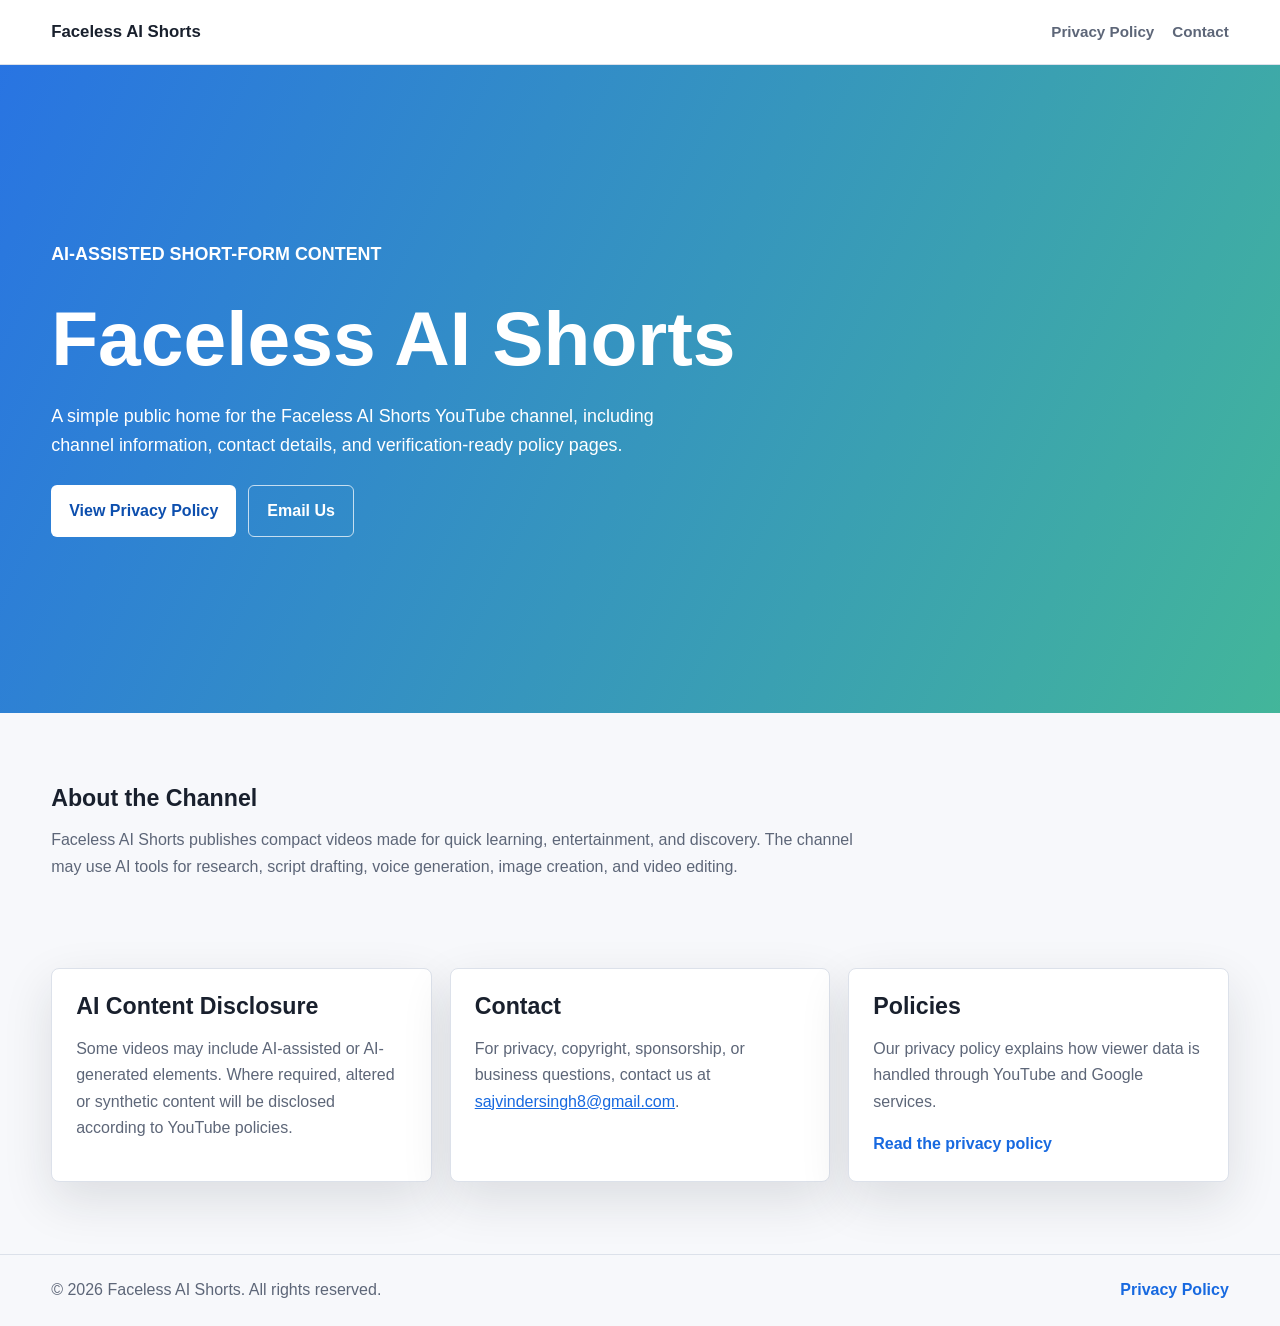
<file: index.html>
<!doctype html>
<html lang="en">
  <head>
    <meta charset="utf-8">
    <meta name="viewport" content="width=device-width, initial-scale=1">
    <title>Faceless AI Shorts</title>
    <meta name="description" content="Faceless AI Shorts creates short-form videos using AI-assisted research, scripts, visuals, voice, and editing.">
    <link rel="stylesheet" href="styles.css">
  </head>
  <body>
    <header class="site-header">
      <a class="brand" href="index.html">Faceless AI Shorts</a>
      <nav aria-label="Main navigation">
        <a href="privacy-policy.html">Privacy Policy</a>
        <a href="mailto:sajvindersingh8@gmail.com">Contact</a>
      </nav>
    </header>

    <main>
      <section class="hero">
        <div class="hero__content">
          <p class="eyebrow">AI-assisted short-form content</p>
          <h1>Faceless AI Shorts</h1>
          <p>
            A simple public home for the Faceless AI Shorts YouTube channel, including
            channel information, contact details, and verification-ready policy pages.
          </p>
          <div class="hero__actions">
            <a class="button button--primary" href="privacy-policy.html">View Privacy Policy</a>
            <a class="button button--secondary" href="mailto:sajvindersingh8@gmail.com">Email Us</a>
          </div>
        </div>
      </section>

      <section class="section">
        <div class="section__intro">
          <h2>About the Channel</h2>
          <p>
            Faceless AI Shorts publishes compact videos made for quick learning,
            entertainment, and discovery. The channel may use AI tools for research,
            script drafting, voice generation, image creation, and video editing.
          </p>
        </div>
      </section>

      <section class="section section--grid">
        <article class="info-card">
          <h2>AI Content Disclosure</h2>
          <p>
            Some videos may include AI-assisted or AI-generated elements. Where required,
            altered or synthetic content will be disclosed according to YouTube policies.
          </p>
        </article>
        <article class="info-card">
          <h2>Contact</h2>
          <p>
            For privacy, copyright, sponsorship, or business questions, contact us at
            <a href="mailto:sajvindersingh8@gmail.com">sajvindersingh8@gmail.com</a>.
          </p>
        </article>
        <article class="info-card">
          <h2>Policies</h2>
          <p>
            Our privacy policy explains how viewer data is handled through YouTube and
            Google services.
          </p>
          <a class="text-link" href="privacy-policy.html">Read the privacy policy</a>
        </article>
      </section>
    </main>

    <footer class="site-footer">
      <p>&copy; 2026 Faceless AI Shorts. All rights reserved.</p>
      <a href="privacy-policy.html">Privacy Policy</a>
    </footer>
  </body>
</html>
</file>
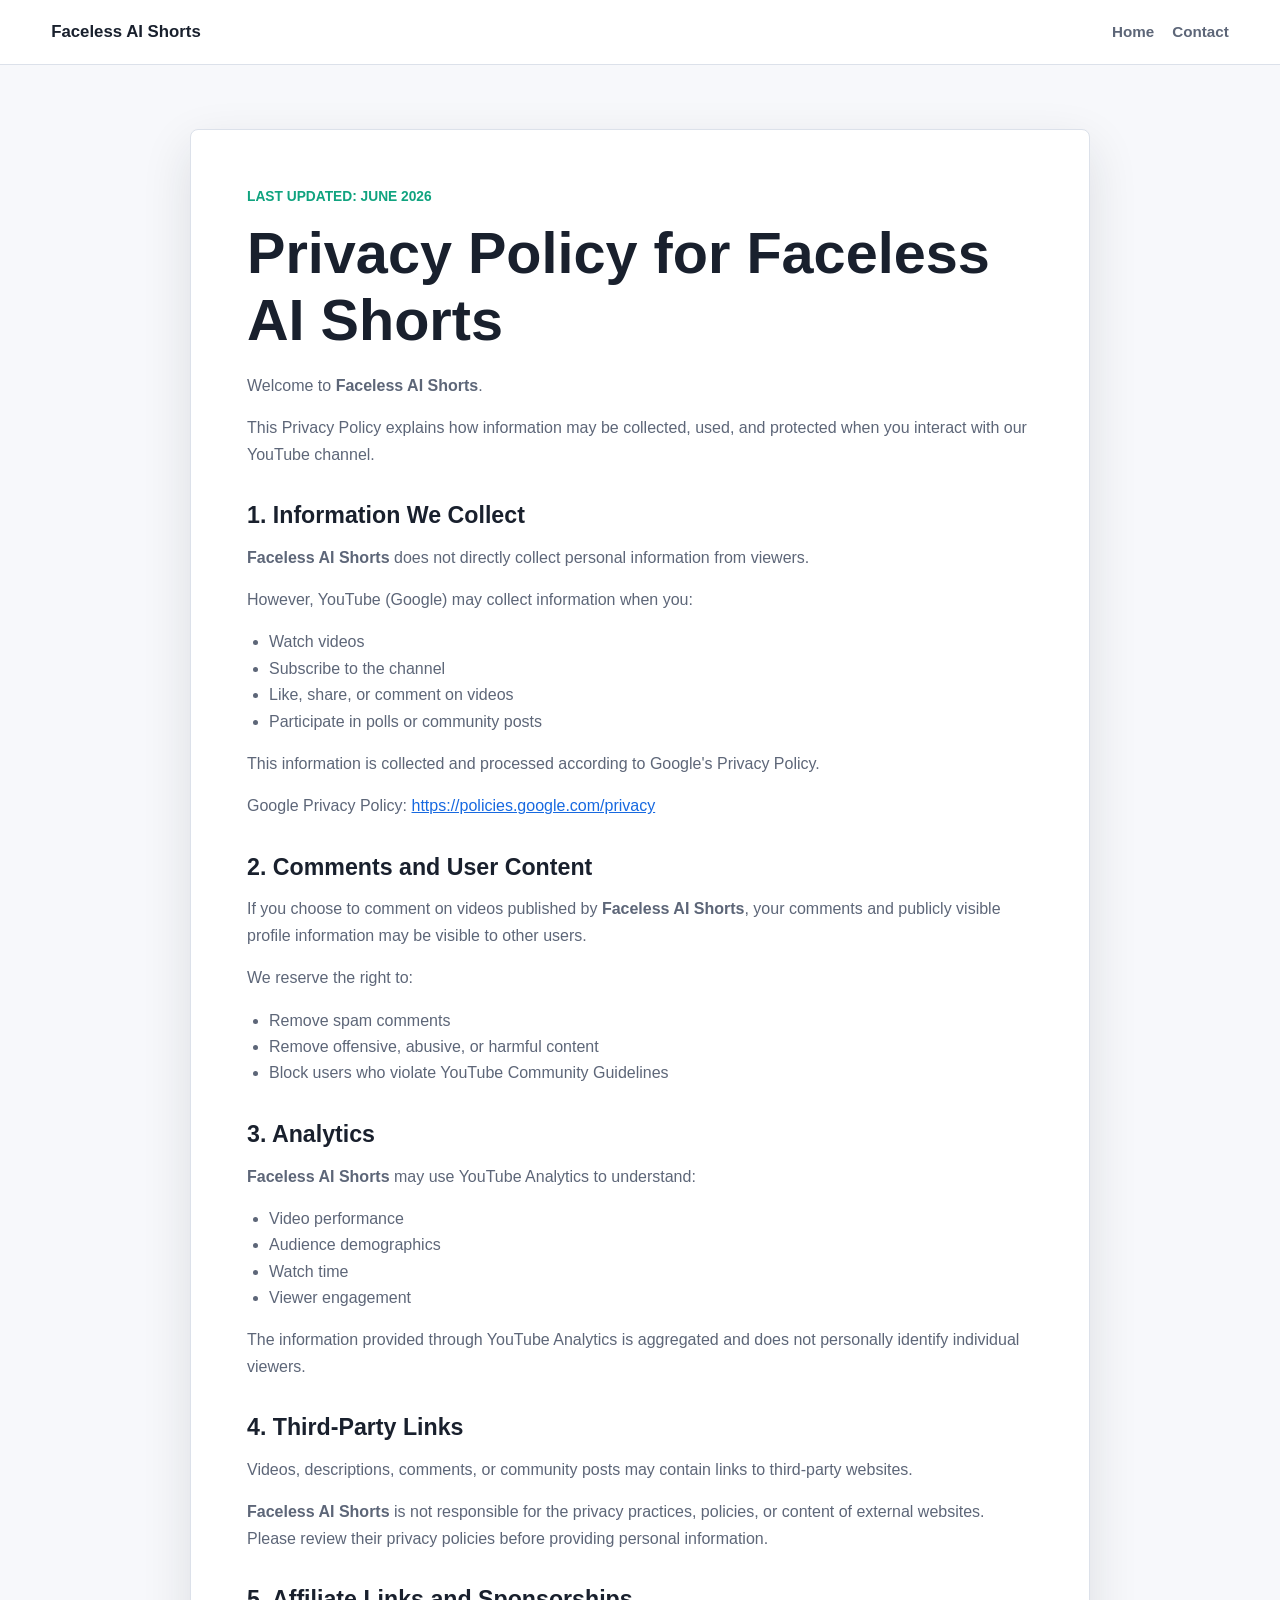
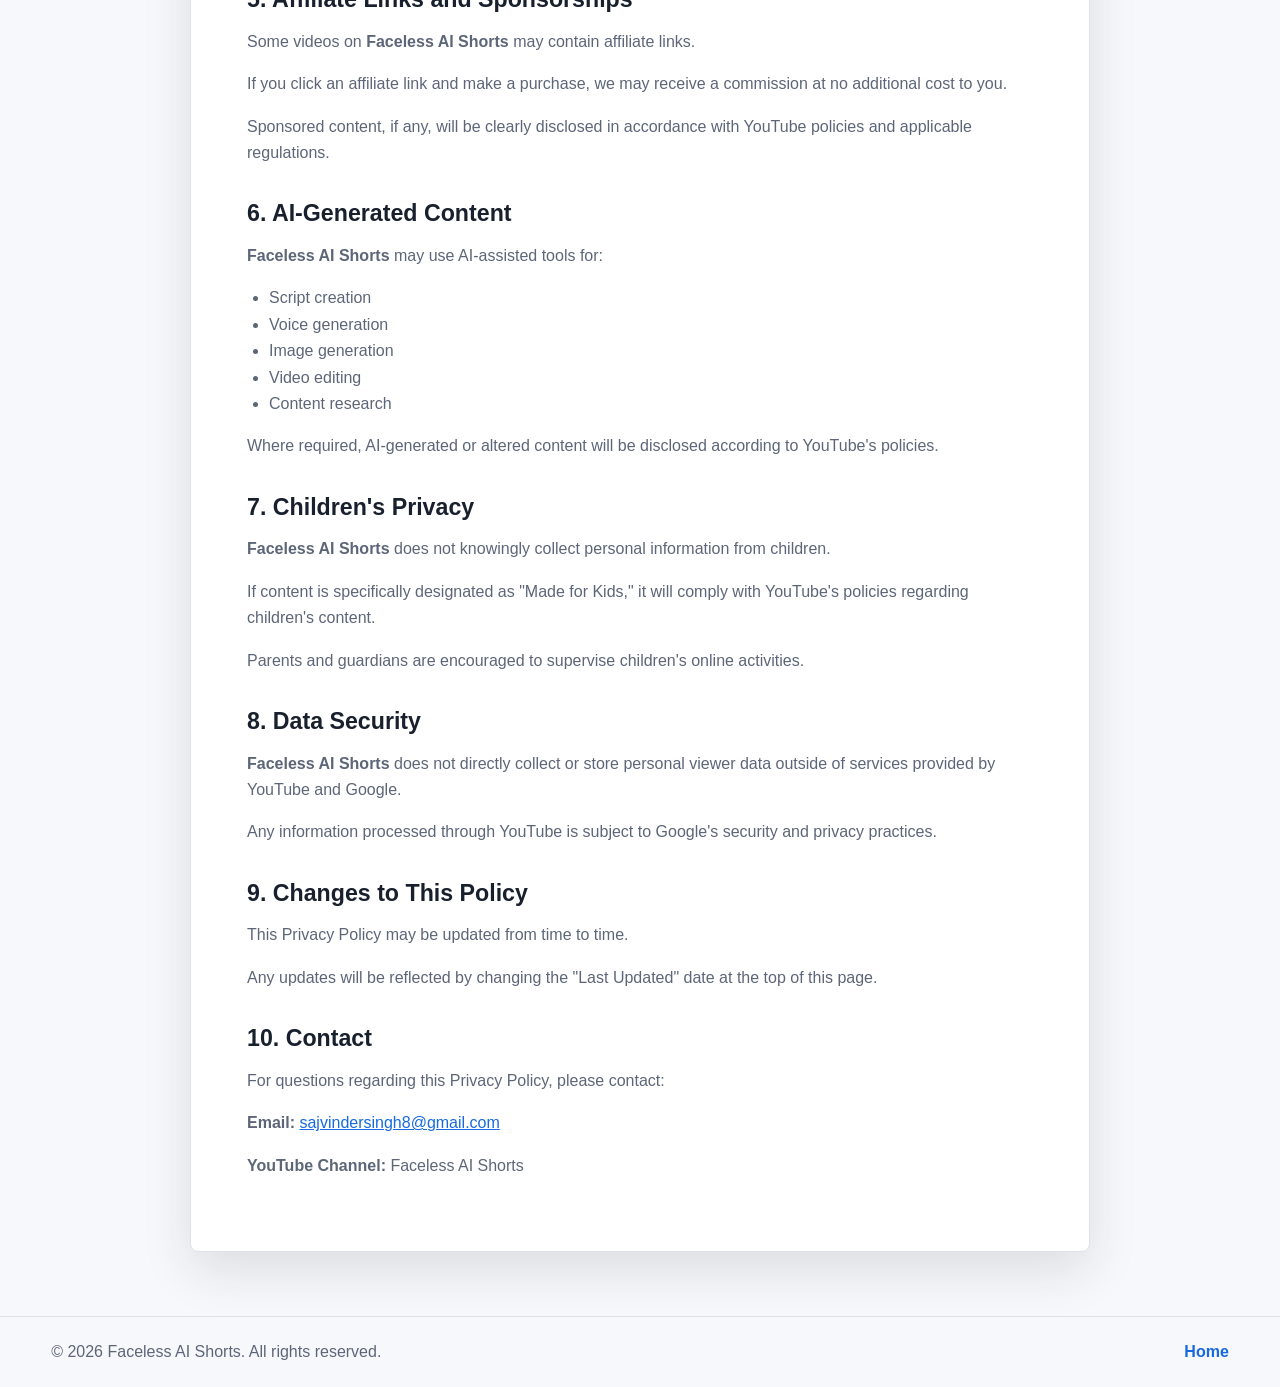
<file: privacy-policy.html>
<!doctype html>
<html lang="en">
  <head>
    <meta charset="utf-8">
    <meta name="viewport" content="width=device-width, initial-scale=1">
    <title>Privacy Policy | Faceless AI Shorts</title>
    <meta name="description" content="Privacy Policy for the Faceless AI Shorts YouTube channel.">
    <link rel="stylesheet" href="styles.css">
  </head>
  <body>
    <header class="site-header">
      <a class="brand" href="index.html">Faceless AI Shorts</a>
      <nav aria-label="Main navigation">
        <a href="index.html">Home</a>
        <a href="mailto:sajvindersingh8@gmail.com">Contact</a>
      </nav>
    </header>

    <main class="policy-page">
      <article class="policy">
        <p class="eyebrow">Last Updated: June 2026</p>
        <h1>Privacy Policy for Faceless AI Shorts</h1>

        <p>Welcome to <strong>Faceless AI Shorts</strong>.</p>
        <p>
          This Privacy Policy explains how information may be collected, used, and
          protected when you interact with our YouTube channel.
        </p>

        <h2>1. Information We Collect</h2>
        <p><strong>Faceless AI Shorts</strong> does not directly collect personal information from viewers.</p>
        <p>However, YouTube (Google) may collect information when you:</p>
        <ul>
          <li>Watch videos</li>
          <li>Subscribe to the channel</li>
          <li>Like, share, or comment on videos</li>
          <li>Participate in polls or community posts</li>
        </ul>
        <p>This information is collected and processed according to Google's Privacy Policy.</p>
        <p>
          Google Privacy Policy:
          <a href="https://policies.google.com/privacy" rel="noopener noreferrer">https://policies.google.com/privacy</a>
        </p>

        <h2>2. Comments and User Content</h2>
        <p>
          If you choose to comment on videos published by <strong>Faceless AI Shorts</strong>,
          your comments and publicly visible profile information may be visible to other users.
        </p>
        <p>We reserve the right to:</p>
        <ul>
          <li>Remove spam comments</li>
          <li>Remove offensive, abusive, or harmful content</li>
          <li>Block users who violate YouTube Community Guidelines</li>
        </ul>

        <h2>3. Analytics</h2>
        <p><strong>Faceless AI Shorts</strong> may use YouTube Analytics to understand:</p>
        <ul>
          <li>Video performance</li>
          <li>Audience demographics</li>
          <li>Watch time</li>
          <li>Viewer engagement</li>
        </ul>
        <p>
          The information provided through YouTube Analytics is aggregated and does not
          personally identify individual viewers.
        </p>

        <h2>4. Third-Party Links</h2>
        <p>
          Videos, descriptions, comments, or community posts may contain links to third-party websites.
        </p>
        <p>
          <strong>Faceless AI Shorts</strong> is not responsible for the privacy practices,
          policies, or content of external websites. Please review their privacy policies
          before providing personal information.
        </p>

        <h2>5. Affiliate Links and Sponsorships</h2>
        <p>Some videos on <strong>Faceless AI Shorts</strong> may contain affiliate links.</p>
        <p>
          If you click an affiliate link and make a purchase, we may receive a commission
          at no additional cost to you.
        </p>
        <p>
          Sponsored content, if any, will be clearly disclosed in accordance with YouTube
          policies and applicable regulations.
        </p>

        <h2>6. AI-Generated Content</h2>
        <p><strong>Faceless AI Shorts</strong> may use AI-assisted tools for:</p>
        <ul>
          <li>Script creation</li>
          <li>Voice generation</li>
          <li>Image generation</li>
          <li>Video editing</li>
          <li>Content research</li>
        </ul>
        <p>
          Where required, AI-generated or altered content will be disclosed according to
          YouTube's policies.
        </p>

        <h2>7. Children's Privacy</h2>
        <p><strong>Faceless AI Shorts</strong> does not knowingly collect personal information from children.</p>
        <p>
          If content is specifically designated as "Made for Kids," it will comply with
          YouTube's policies regarding children's content.
        </p>
        <p>Parents and guardians are encouraged to supervise children's online activities.</p>

        <h2>8. Data Security</h2>
        <p>
          <strong>Faceless AI Shorts</strong> does not directly collect or store personal
          viewer data outside of services provided by YouTube and Google.
        </p>
        <p>
          Any information processed through YouTube is subject to Google's security and
          privacy practices.
        </p>

        <h2>9. Changes to This Policy</h2>
        <p>This Privacy Policy may be updated from time to time.</p>
        <p>
          Any updates will be reflected by changing the "Last Updated" date at the top
          of this page.
        </p>

        <h2>10. Contact</h2>
        <p>For questions regarding this Privacy Policy, please contact:</p>
        <p><strong>Email:</strong> <a href="mailto:sajvindersingh8@gmail.com">sajvindersingh8@gmail.com</a></p>
        <p><strong>YouTube Channel:</strong> Faceless AI Shorts</p>
      </article>
    </main>

    <footer class="site-footer">
      <p>&copy; 2026 Faceless AI Shorts. All rights reserved.</p>
      <a href="index.html">Home</a>
    </footer>
  </body>
</html>
</file>
<file: styles.css>
:root {
  color-scheme: light;
  --bg: #f7f8fb;
  --surface: #ffffff;
  --text: #19202d;
  --muted: #5d6678;
  --line: #dce1ea;
  --primary: #1769e0;
  --primary-dark: #0d4fae;
  --accent: #10a37f;
  --shadow: 0 18px 50px rgba(25, 32, 45, 0.12);
}

* {
  box-sizing: border-box;
}

body {
  margin: 0;
  background: var(--bg);
  color: var(--text);
  font-family: Arial, Helvetica, sans-serif;
  line-height: 1.65;
}

a {
  color: var(--primary);
}

.site-header {
  display: flex;
  align-items: center;
  justify-content: space-between;
  gap: 20px;
  padding: 18px clamp(18px, 4vw, 56px);
  background: rgba(255, 255, 255, 0.92);
  border-bottom: 1px solid var(--line);
  position: sticky;
  top: 0;
  z-index: 10;
}

.brand {
  color: var(--text);
  font-size: 1.05rem;
  font-weight: 800;
  text-decoration: none;
}

nav {
  display: flex;
  align-items: center;
  gap: 18px;
  flex-wrap: wrap;
}

nav a {
  color: var(--muted);
  font-size: 0.95rem;
  font-weight: 700;
  text-decoration: none;
}

nav a:hover,
.text-link:hover {
  color: var(--primary-dark);
}

.hero {
  min-height: 72vh;
  display: flex;
  align-items: center;
  padding: clamp(48px, 9vw, 110px) clamp(18px, 4vw, 56px);
  background:
    linear-gradient(115deg, rgba(23, 105, 224, 0.92), rgba(16, 163, 127, 0.78)),
    url("https://images.unsplash.com/photo-1557682250-33bd709cbe85?auto=format&fit=crop&w=1800&q=80");
  background-size: cover;
  background-position: center;
  color: #ffffff;
}

.hero__content {
  max-width: 760px;
}

.eyebrow {
  margin: 0 0 12px;
  color: inherit;
  font-size: 0.86rem;
  font-weight: 800;
  letter-spacing: 0;
  text-transform: uppercase;
}

h1,
h2 {
  line-height: 1.15;
  margin: 0;
  letter-spacing: 0;
}

h1 {
  font-size: clamp(2.4rem, 6vw, 5rem);
  margin-bottom: 20px;
}

h2 {
  font-size: 1.45rem;
  margin-bottom: 12px;
}

.hero p {
  max-width: 640px;
  font-size: 1.12rem;
  margin: 0 0 24px;
}

.hero__actions {
  display: flex;
  gap: 12px;
  flex-wrap: wrap;
}

.button {
  display: inline-flex;
  align-items: center;
  justify-content: center;
  min-height: 46px;
  padding: 12px 18px;
  border-radius: 6px;
  font-weight: 800;
  text-decoration: none;
}

.button--primary {
  color: var(--primary-dark);
  background: #ffffff;
}

.button--secondary {
  color: #ffffff;
  border: 1px solid rgba(255, 255, 255, 0.72);
}

.section {
  padding: clamp(34px, 6vw, 72px) clamp(18px, 4vw, 56px);
}

.section__intro {
  max-width: 820px;
}

.section__intro p,
.info-card p,
.policy p,
.policy li {
  color: var(--muted);
}

.section--grid {
  display: grid;
  grid-template-columns: repeat(3, minmax(0, 1fr));
  gap: 18px;
  padding-top: 0;
}

.info-card {
  background: var(--surface);
  border: 1px solid var(--line);
  border-radius: 8px;
  padding: 24px;
  box-shadow: var(--shadow);
}

.text-link {
  font-weight: 800;
  text-decoration: none;
}

.policy-page {
  padding: clamp(26px, 5vw, 64px) clamp(18px, 4vw, 56px);
}

.policy {
  max-width: 900px;
  margin: 0 auto;
  background: var(--surface);
  border: 1px solid var(--line);
  border-radius: 8px;
  padding: clamp(24px, 5vw, 56px);
  box-shadow: var(--shadow);
}

.policy .eyebrow {
  color: var(--accent);
}

.policy h1 {
  font-size: clamp(2rem, 5vw, 3.6rem);
  color: var(--text);
}

.policy h2 {
  margin-top: 34px;
}

.policy ul {
  padding-left: 22px;
}

.site-footer {
  display: flex;
  justify-content: space-between;
  gap: 16px;
  flex-wrap: wrap;
  padding: 22px clamp(18px, 4vw, 56px);
  border-top: 1px solid var(--line);
  color: var(--muted);
}

.site-footer p {
  margin: 0;
}

.site-footer a {
  font-weight: 800;
  text-decoration: none;
}

@media (max-width: 780px) {
  .site-header {
    align-items: flex-start;
    flex-direction: column;
  }

  .hero {
    min-height: 64vh;
  }

  .section--grid {
    grid-template-columns: 1fr;
  }
}
</file>
